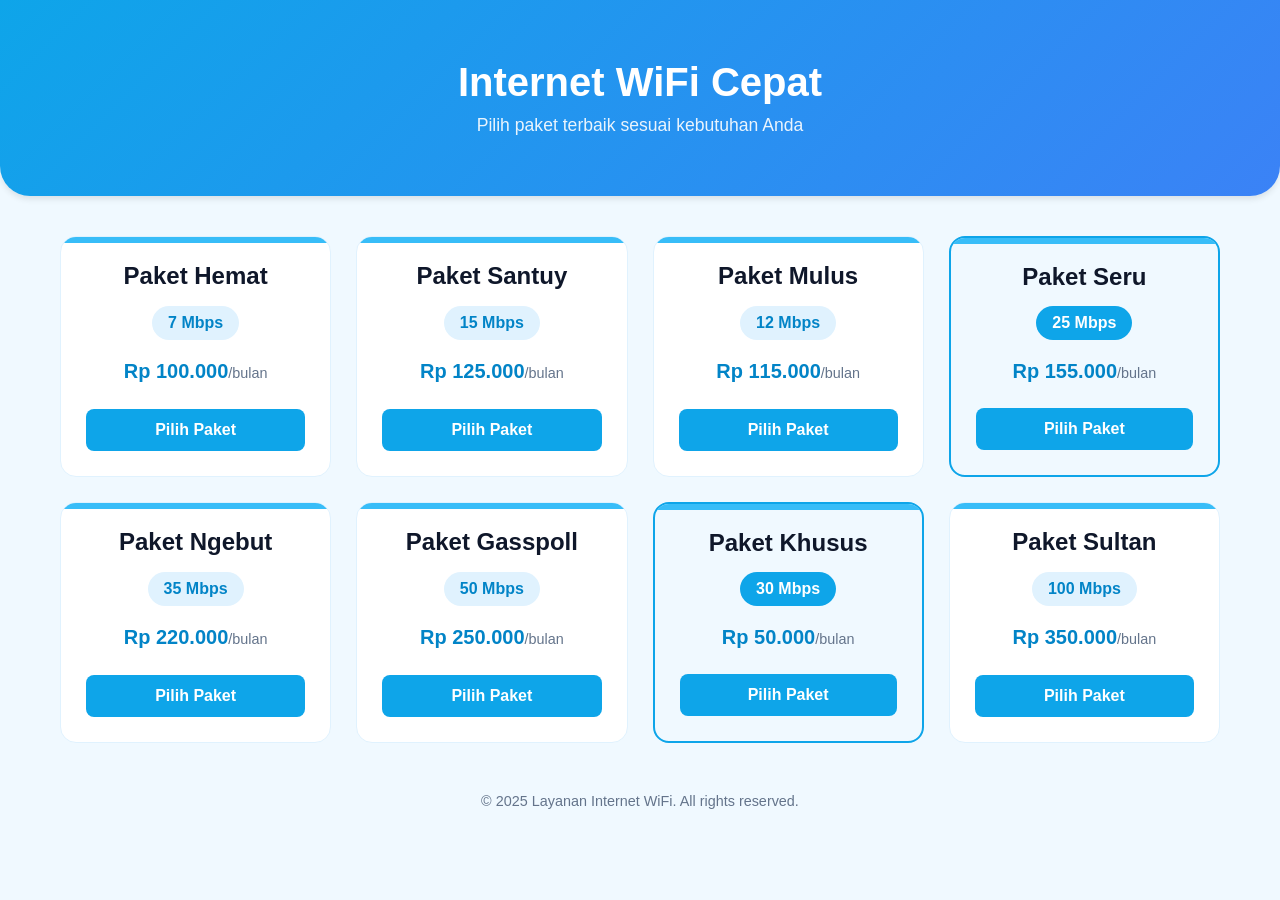
<file: api/wifi/index.html>
<!DOCTYPE html>
<html lang="id">
<head>
    <meta charset="UTF-8">
    <meta name="viewport" content="width=device-width, initial-scale=1.0">
    <title>Daftar Paket WiFi</title>
    <style>
        /* --- RESET & BASIC STYLE --- */
        * {
            margin: 0;
            padding: 0;
            box-sizing: border-box;
            font-family: 'Segoe UI', Tahoma, Geneva, Verdana, sans-serif;
        }

        body {
            background-color: #f0f9ff; /* Background biru sangat muda */
            color: #334155;
            padding-bottom: 50px;
        }

        /* --- HEADER --- */
        header {
            background: linear-gradient(135deg, #0ea5e9, #3b82f6);
            color: white;
            text-align: center;
            padding: 60px 20px;
            margin-bottom: 40px;
            border-bottom-left-radius: 30px;
            border-bottom-right-radius: 30px;
            box-shadow: 0 4px 6px -1px rgba(0, 0, 0, 0.1);
        }

        header h1 {
            font-size: 2.5rem;
            margin-bottom: 10px;
            font-weight: 800;
        }

        header p {
            font-size: 1.1rem;
            opacity: 0.9;
        }

        /* --- CONTAINER UTAMA --- */
        .container {
            max-width: 1200px;
            margin: 0 auto;
            padding: 0 20px;
        }

        /* --- GRID SYSTEM (RESPONSIVE) --- */
        .grid-paket {
            display: grid;
            gap: 25px;
            /* Default Mobile: 1 Kolom */
            grid-template-columns: 1fr;
        }

        /* Tablet: 2 Kolom */
        @media (min-width: 640px) {
            .grid-paket {
                grid-template-columns: repeat(2, 1fr);
            }
        }

        /* Desktop: 3 Kolom */
        @media (min-width: 900px) {
            .grid-paket {
                grid-template-columns: repeat(3, 1fr);
            }
        }

        /* Layar Lebar: 4 Kolom */
        @media (min-width: 1200px) {
            .grid-paket {
                grid-template-columns: repeat(4, 1fr);
            }
        }

        /* --- CARD STYLE --- */
        .card {
            background: white;
            border-radius: 16px;
            padding: 25px;
            text-align: center;
            transition: transform 0.3s ease, box-shadow 0.3s ease;
            border: 1px solid #e0f2fe;
            position: relative;
            overflow: hidden;
            display: flex;
            flex-direction: column;
            justify-content: space-between;
        }

        /* Efek Hover Card */
        .card:hover {
            transform: translateY(-5px);
            box-shadow: 0 10px 25px -5px rgba(14, 165, 233, 0.25);
            border-color: #bae6fd;
        }

        /* Hiasan atas card */
        .card::before {
            content: '';
            position: absolute;
            top: 0;
            left: 0;
            width: 100%;
            height: 6px;
            background: #38bdf8; /* Biru muda cerah */
        }

        .card h3 {
            font-size: 1.5rem;
            color: #0f172a;
            margin-bottom: 15px;
        }

        /* Badge Kecepatan (Mirip gambar) */
        .speed-badge {
            display: inline-block;
            background-color: #e0f2fe; /* Background biru muda pudar */
            color: #0284c7; /* Text biru tua */
            padding: 8px 16px;
            border-radius: 20px;
            font-weight: 700;
            font-size: 1rem;
            margin-bottom: 20px;
        }

        .price {
            font-size: 1.25rem;
            color: #0284c7;
            font-weight: 800;
            margin-bottom: 25px;
        }

        .price small {
            font-size: 0.9rem;
            color: #64748b;
            font-weight: normal;
        }

        /* --- BUTTON --- */
        .btn-pilih {
            display: block;
            width: 100%;
            padding: 12px;
            border: none;
            background-color: #0ea5e9;
            color: white;
            font-weight: 600;
            border-radius: 8px;
            cursor: pointer;
            text-decoration: none;
            transition: background 0.3s;
        }

        .btn-pilih:hover {
            background-color: #0284c7;
        }

        /* Highlight untuk Paket "Best Value" atau Khusus */
        .card.highlight {
            border: 2px solid #0ea5e9;
            background-color: #f0f9ff;
        }
        
        .card.highlight .speed-badge {
            background-color: #0ea5e9;
            color: white;
        }

        /* --- FOOTER --- */
        footer {
            text-align: center;
            margin-top: 50px;
            font-size: 0.9rem;
            color: #64748b;
        }
    </style>
</head>
<body>

    <header>
        <h1>Internet WiFi Cepat</h1>
        <p>Pilih paket terbaik sesuai kebutuhan Anda</p>
    </header>

    <div class="container">
        <div class="grid-paket">
            
            <div class="card">
                <h3>Paket Hemat</h3>
                <div><span class="speed-badge">7 Mbps</span></div>
                <div class="price">Rp 100.000<small>/bulan</small></div>
                <a href="#" class="btn-pilih">Pilih Paket</a>
            </div>

            <div class="card">
                <h3>Paket Santuy</h3>
                <div><span class="speed-badge">15 Mbps</span></div>
                <div class="price">Rp 125.000<small>/bulan</small></div>
                <a href="#" class="btn-pilih">Pilih Paket</a>
            </div>

            <div class="card">
                <h3>Paket Mulus</h3>
                <div><span class="speed-badge">12 Mbps</span></div>
                <div class="price">Rp 115.000<small>/bulan</small></div>
                <a href="#" class="btn-pilih">Pilih Paket</a>
            </div>

            <div class="card highlight"> <h3>Paket Seru</h3>
                <div><span class="speed-badge">25 Mbps</span></div>
                <div class="price">Rp 155.000<small>/bulan</small></div>
                <a href="#" class="btn-pilih">Pilih Paket</a>
            </div>

            <div class="card">
                <h3>Paket Ngebut</h3>
                <div><span class="speed-badge">35 Mbps</span></div>
                <div class="price">Rp 220.000<small>/bulan</small></div>
                <a href="#" class="btn-pilih">Pilih Paket</a>
            </div>

            <div class="card">
                <h3>Paket Gasspoll</h3>
                <div><span class="speed-badge">50 Mbps</span></div>
                <div class="price">Rp 250.000<small>/bulan</small></div>
                <a href="#" class="btn-pilih">Pilih Paket</a>
            </div>

            <div class="card highlight">
                <h3>Paket Khusus</h3>
                <div><span class="speed-badge">30 Mbps</span></div>
                <div class="price">Rp 50.000<small>/bulan</small></div>
                <a href="#" class="btn-pilih">Pilih Paket</a>
            </div>

            <div class="card">
                <h3>Paket Sultan</h3>
                <div><span class="speed-badge">100 Mbps</span></div>
                <div class="price">Rp 350.000<small>/bulan</small></div>
                <a href="#" class="btn-pilih">Pilih Paket</a>
            </div>

        </div>
    </div>

    <footer>
        <p>&copy; 2025 Layanan Internet WiFi. All rights reserved.</p>
    </footer>

</body>
</html>
</file>
